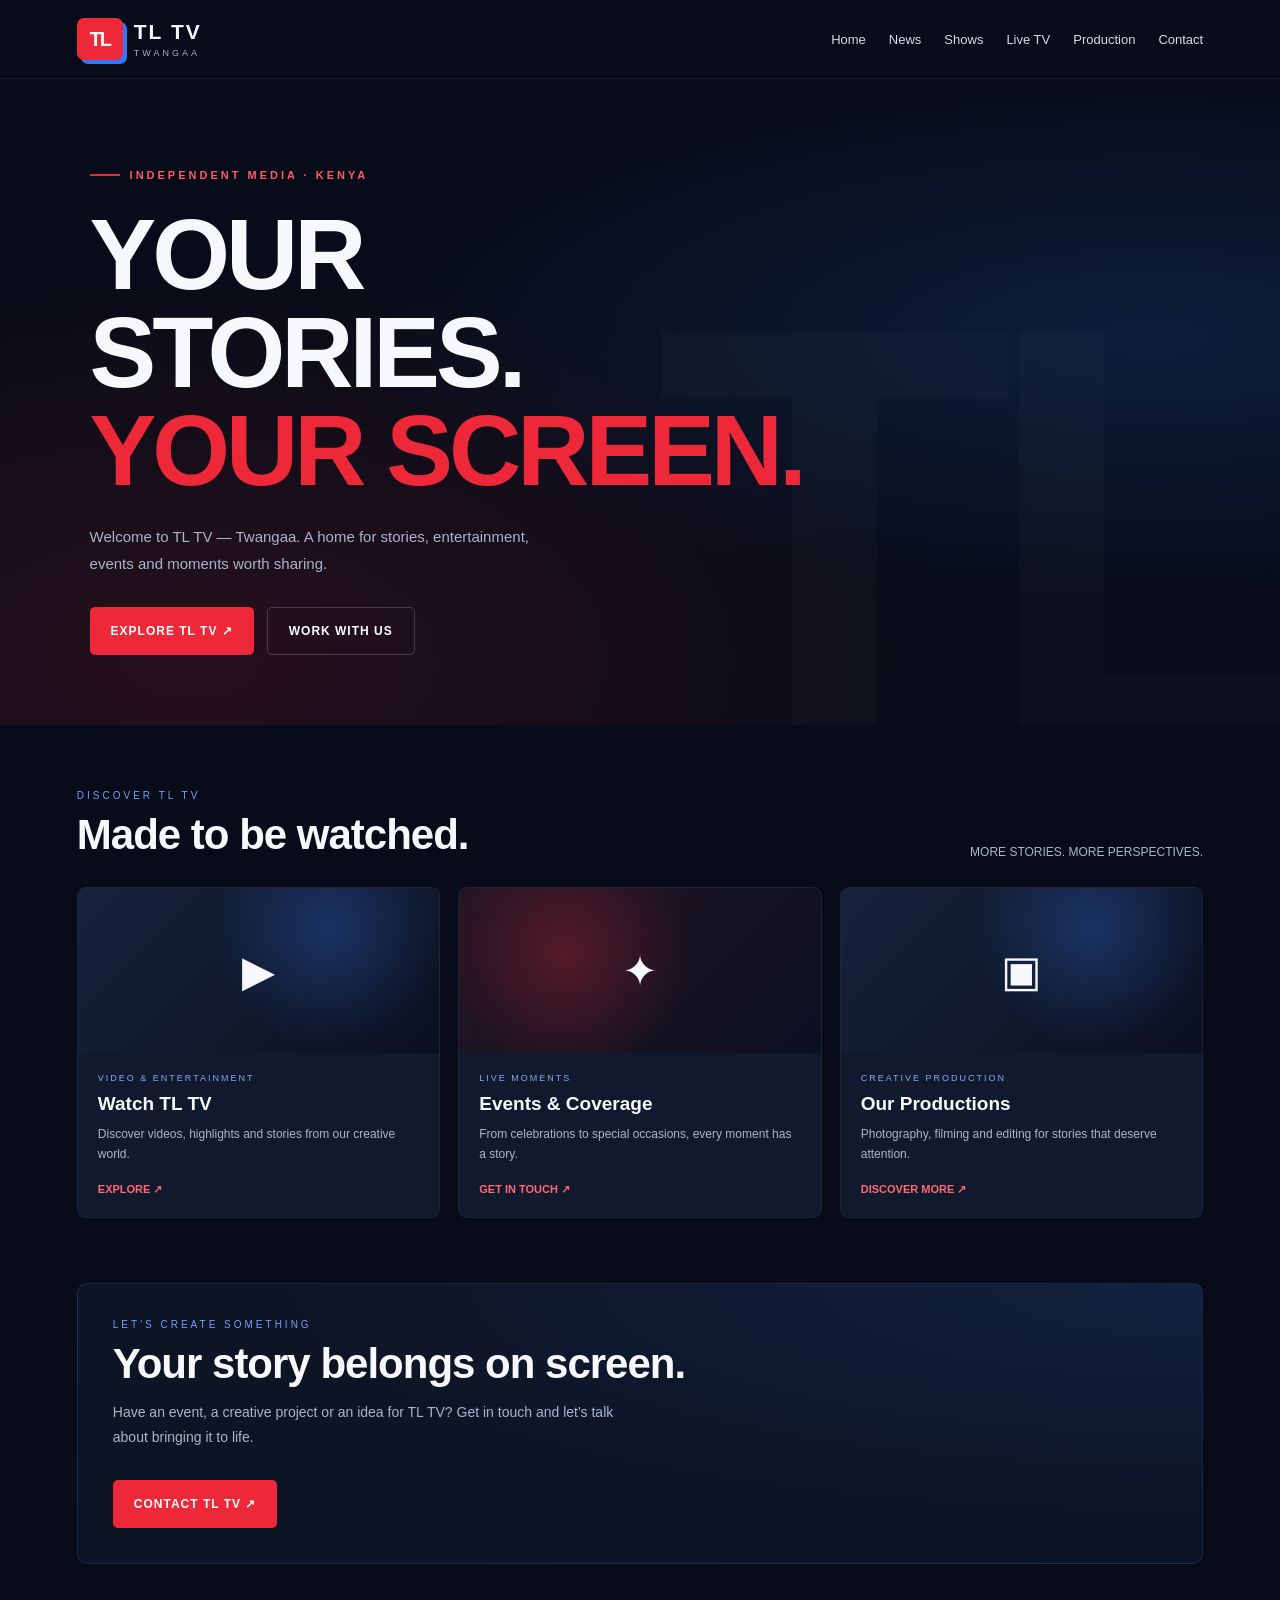
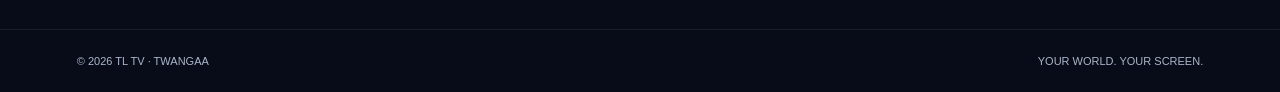
<file: index.html>
<!DOCTYPE html>
<html lang="en">
<head>
  <meta charset="UTF-8">
  <meta name="viewport" content="width=device-width, initial-scale=1.0">
  <meta name="theme-color" content="#080c18">
  <meta name="description" content="TL TV — Twangaa. Your stories, your screen.">
  <title>TL TV | Twangaa</title>
<link rel="stylesheet" href="style.css">
   
</head>
<body>
  <header class="topbar">
    <a class="brand" href="#" aria-label="TL TV homepage">
      <span class="brand-mark">TL</span>
      <span>
        <span class="brand-name">TL TV</span>
        <span class="brand-tag" style="display:block">TWANGAA</span>
      </span>
    </a>

   
<nav class="nav">
  <a href="index.html">Home</a>
  <a href="news.html">News</a>
  <a href="shows.html">Shows</a>
  <a href="live.html">Live TV</a>
  <a href="production.html">Production</a>
  <a href="contact.html">Contact</a>
</nav>

  </header>

  <main>
    <section class="hero" id="home">
      <div class="hero-content">
        <div class="eyebrow">INDEPENDENT MEDIA · KENYA</div>
        <h1>YOUR STORIES.<br><span>YOUR SCREEN.</span></h1>
        <p class="hero-copy">
          Welcome to TL TV — Twangaa. A home for stories, entertainment,
          events and moments worth sharing.
        </p>
<div class="actions">
  <a class="button button-primary" href="shows.html">EXPLORE TL TV ↗</a>
  <a class="button button-secondary" href="contact.html">WORK WITH US</a>
</div>
    </section>

    <section class="section" id="shows">
      <div class="section-heading">
        <div>
          <div class="section-kicker">DISCOVER TL TV</div>
          <h2>Made to be watched.</h2>
        </div>
        <p class="section-note">MORE STORIES. MORE PERSPECTIVES.</p>
      </div>

      <div class="cards">
        <article class="card">
          <div class="card-art" aria-hidden="true">▶</div>
          <div class="card-body">
            <div class="card-label">VIDEO & ENTERTAINMENT</div>
            <h3>Watch TL TV</h3>
            <p>Discover videos, highlights and stories from our creative world.</p>
            <a class="watch-link" href="#contact">EXPLORE ↗</a>
          </div>
        </article>

        <article class="card" id="events">
          <div class="card-art" aria-hidden="true">✦</div>
          <div class="card-body">
            <div class="card-label">LIVE MOMENTS</div>
            <h3>Events & Coverage</h3>
            <p>From celebrations to special occasions, every moment has a story.</p>
            <a class="watch-link" href="#contact">GET IN TOUCH ↗</a>
          </div>
        </article>

        <article class="card">
          <div class="card-art" aria-hidden="true">▣</div>
          <div class="card-body">
            <div class="card-label">CREATIVE PRODUCTION</div>
            <h3>Our Productions</h3>
            <p>Photography, filming and editing for stories that deserve attention.</p>
            <a class="watch-link" href="#contact">DISCOVER MORE ↗</a>
          </div>
        </article>
      </div>
    </section>

    <section class="contact" id="contact">
      <div class="section-kicker">LET'S CREATE SOMETHING</div>
      <h2>Your story belongs on screen.</h2>
      <p>
        Have an event, a creative project or an idea for TL TV?
        Get in touch and let's talk about bringing it to life.
      </p>
      <div class="actions">
        <a class="button button-primary" href="mailto:">CONTACT TL TV ↗</a>
      </div>
    </section>
  </main>

  <footer>
    <span>© <span id="year">2026</span> TL TV · TWANGAA</span>
    <span>YOUR WORLD. YOUR SCREEN.</span>
  </footer>

  <script>
    document.getElementById("year").textContent =
      new Date().getFullYear();
  </script>
</body>
</html>
</file>
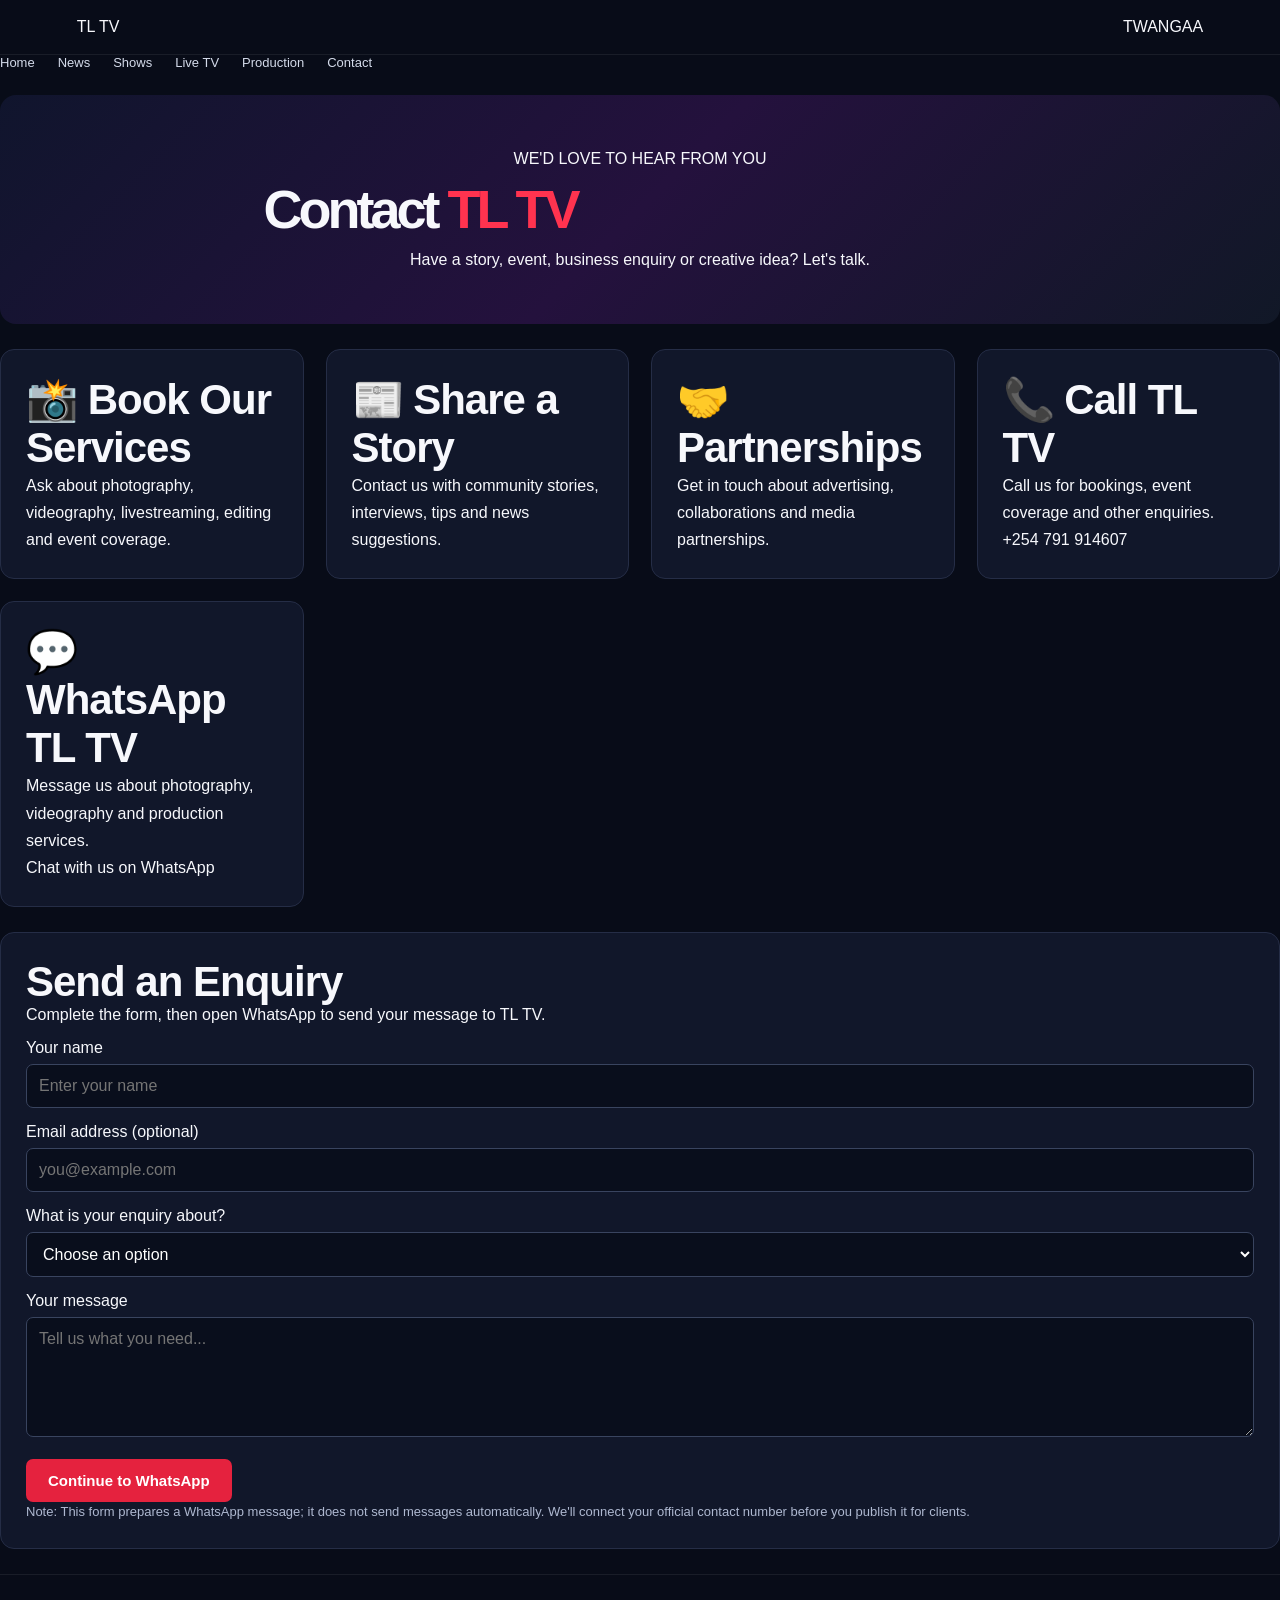
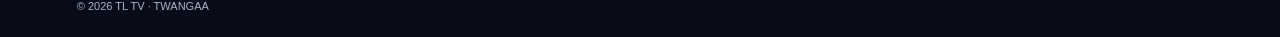
<file: contact.html>
<!DOCTYPE html>
<html lang="en">
<head>
  <meta charset="UTF-8">
  <meta name="viewport" content="width=device-width, initial-scale=1.0">
  <title>Contact | TL TV</title>
  <meta name="viewport" content="width=device-width, initial-scale=1">
  <link rel="stylesheet" href="style.css">
  <style>
    .contact-hero {
      padding: 55px 20px;
      text-align: center;
      margin: 25px 0;
      border-radius: 16px;
      background: linear-gradient(135deg, #10152d, #24113d, #111827);
    }
    .contact-hero h1 {
      font-size: clamp(32px, 6vw, 54px);
      margin: 15px 0;
    }
    .contact-hero h1 span { color: #ff334f; }
    .contact-grid {
      display: grid;
      grid-template-columns: repeat(auto-fit, minmax(240px, 1fr));
      gap: 22px;
      margin: 25px 0;
    }
    .contact-card {
      padding: 25px;
      background: #11172a;
      border: 1px solid #252d46;
      border-radius: 14px;
    }
    .contact-card p { line-height: 1.7; }
    .contact-form {
      padding: 25px;
      margin: 25px 0;
      border-radius: 14px;
      background: #11172a;
      border: 1px solid #252d46;
    }
    .contact-form label {
      display: block;
      margin: 15px 0 7px;
    }
    .contact-form input,
    .contact-form textarea,
    .contact-form select {
      width: 100%;
      box-sizing: border-box;
      padding: 12px;
      border: 1px solid #39445f;
      border-radius: 7px;
      background: #090e1c;
      color: white;
      font: inherit;
    }
    .contact-form textarea {
      min-height: 120px;
      resize: vertical;
    }
    .contact-button {
      display: inline-block;
      margin-top: 18px;
      padding: 13px 22px;
      border: 0;
      border-radius: 7px;
      background: #e5223e;
      color: white;
      font-weight: bold;
      cursor: pointer;
      text-decoration: none;
      font-size: 15px;
    }
    .contact-note {
      color: #aeb8d0;
      font-size: 13px;
      line-height: 1.6;
    }
  </style>
</head>
<body>
  <header class="topbar">
    <a class="logo" href="index.html">TL <span>TV</span></a>
    <div class="tagline">TWANGAA</div>
  </header>

  <nav class="nav">
    <a href="index.html">Home</a>
    <a href="news.html">News</a>
    <a href="shows.html">Shows</a>
    <a href="live.html">Live TV</a>
    <a href="production.html">Production</a>
    <a href="contact.html">Contact</a>
  </nav>

  <main class="container">
    <section class="contact-hero">
      <p>WE'D LOVE TO HEAR FROM YOU</p>
      <h1>Contact <span>TL TV</span></h1>
      <p>Have a story, event, business enquiry or creative idea? Let's talk.</p>
    </section>

    <section class="contact-grid">
      <article class="contact-card">
        <h2>📸 Book Our Services</h2>
        <p>Ask about photography, videography, livestreaming, editing and event coverage.</p>
      </article>
      <article class="contact-card">
        <h2>📰 Share a Story</h2>
        <p>Contact us with community stories, interviews, tips and news suggestions.</p>
      </article>
      <article class="contact-card">
        <h2>🤝 Partnerships</h2>
        <p>Get in touch about advertising, collaborations and media partnerships.</p>
      </article>
      
<article class="contact-card">
  <h2>📞 Call TL TV</h2>
  <p>Call us for bookings, event coverage and other enquiries.</p>
  <p>
    <a href="tel:+254791914607">+254 791 914607</a>
  </p>
</article>

<article class="contact-card">
  <h2>💬 WhatsApp TL TV</h2>
  <p>Message us about photography, videography and production services.</p>
  <p>
    <a href="https://wa.me/254106888042" target="_blank" rel="noopener">
      Chat with us on WhatsApp
    </a>
  </p>
</article>

    </section>

    <section class="contact-form">
      <h2>Send an Enquiry</h2>
      <p>Complete the form, then open WhatsApp to send your message to TL TV.</p>

      <form id="enquiryForm">
        <label for="visitorName">Your name</label>
        <input id="visitorName" name="visitorName" type="text"
               placeholder="Enter your name" required>

        <label for="visitorEmail">Email address (optional)</label>
        <input id="visitorEmail" name="visitorEmail" type="email"
               placeholder="you@example.com">

        <label for="enquiryType">What is your enquiry about?</label>
        <select id="enquiryType" name="enquiryType" required>
          <option value="">Choose an option</option>
          <option>Photography</option>
          <option>Videography</option>
          <option>Live streaming</option>
          <option>Video editing</option>
          <option>News or story submission</option>
          <option>Advertising or partnership</option>
          <option>Other</option>
        </select>

        <label for="visitorMessage">Your message</label>
        <textarea id="visitorMessage" name="visitorMessage"
                  placeholder="Tell us what you need..." required></textarea>

        <button class="contact-button" type="submit">
          Continue to WhatsApp
        </button>
      </form>

      <p class="contact-note">
        Note: This form prepares a WhatsApp message; it does not send messages automatically.
        We'll connect your official contact number before you publish it for clients.
      </p>
    </section>
  </main>

  <footer>
    <p>© 2026 TL TV · TWANGAA</p>
  </footer>

  <script>
    document.getElementById("enquiryForm").addEventListener("submit", function(event) {
      event.preventDefault();

      const name = document.getElementById("visitorName").value.trim();
      const email = document.getElementById("visitorEmail").value.trim();
      const type = document.getElementById("enquiryType").value;
      const message = document.getElementById("visitorMessage").value.trim();

    const phone = "254106888042";

      if (!phone) {
        alert("The contact form is ready. TL TV's WhatsApp number still needs to be added.");
        return;
      }

      const text = "Hello TL TV!%0A%0AName: " +
        encodeURIComponent(name) +
        "%0AEmail: " + encodeURIComponent(email || "Not provided") +
        "%0AEnquiry: " + encodeURIComponent(type) +
        "%0AMessage: " + encodeURIComponent(message);

      window.open("https://wa.me/" + phone + "?text=" + text, "_blank");
    });
  </script>
</body>
</html>
</file>
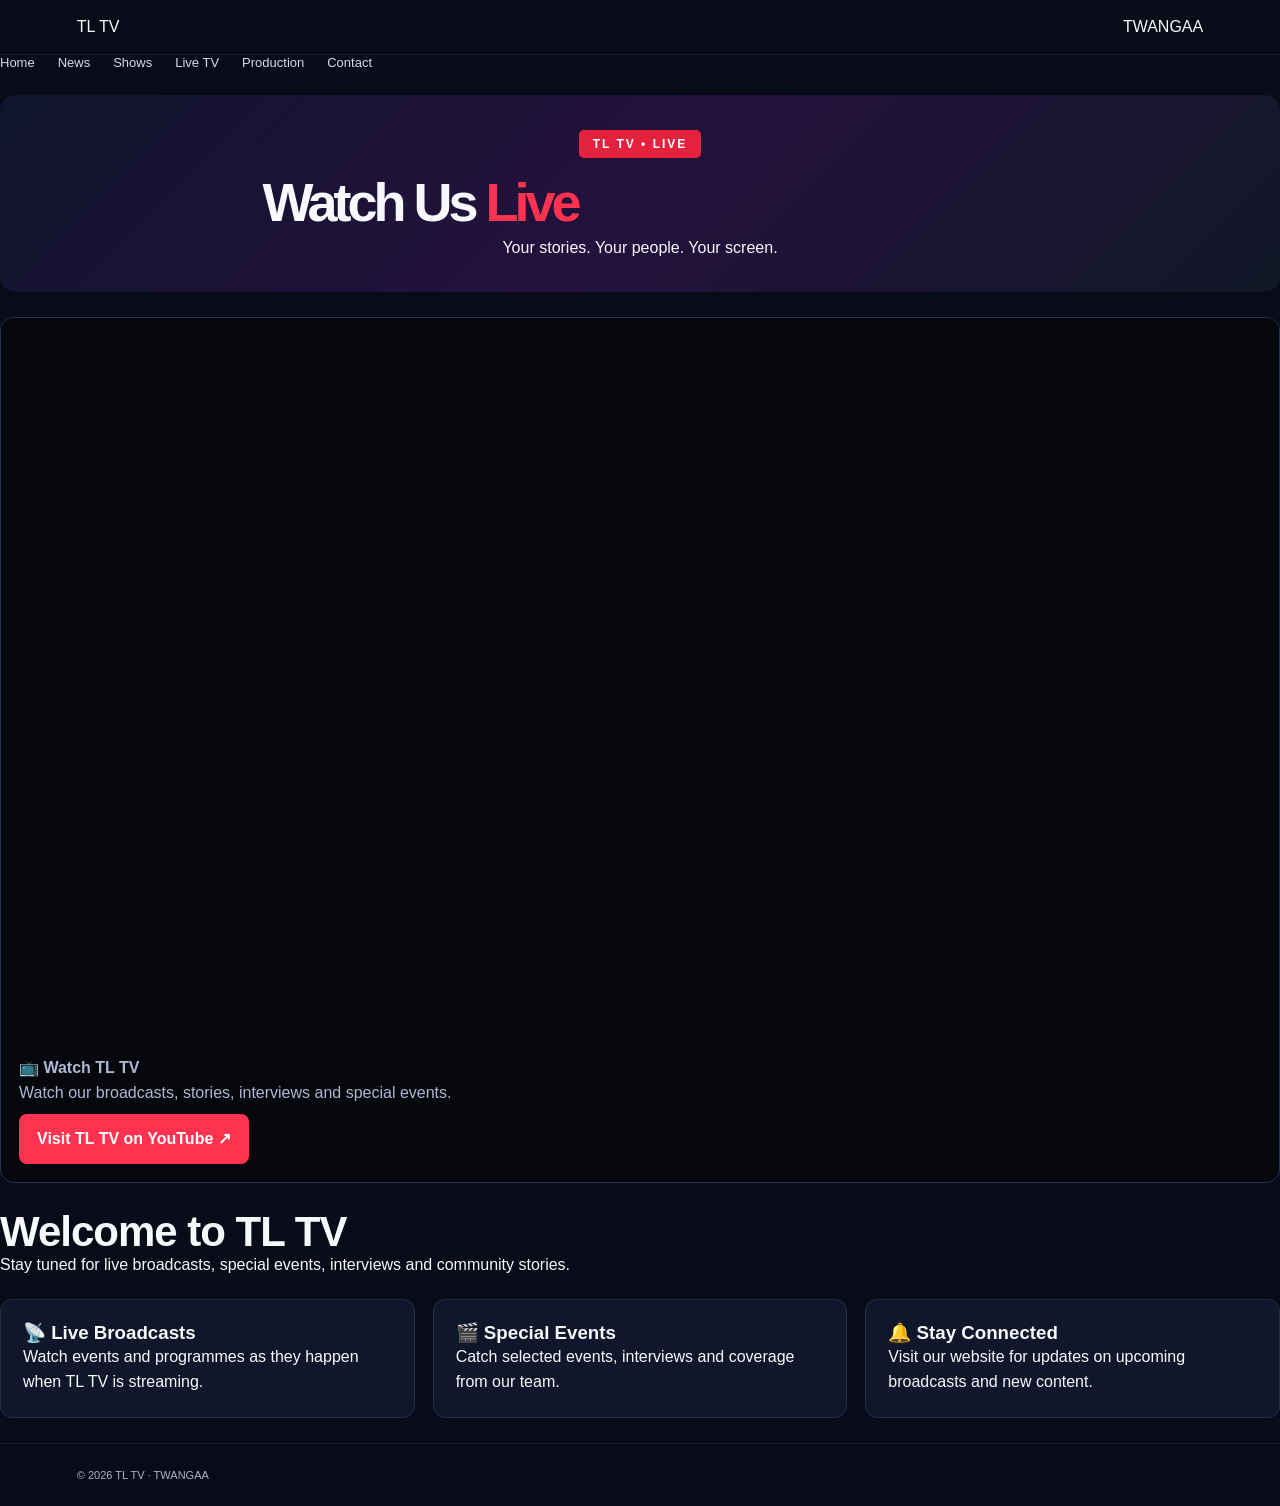
<file: live.html>
<!DOCTYPE html>
<html lang="en">
<head>
  <meta charset="UTF-8">
  <meta name="viewport" content="width=device-width, initial-scale=1.0">
  <title>Live TV | TL TV</title>
  <link rel="stylesheet" href="style.css">
  <style>
    .live-hero {
      padding: 35px 20px;
      text-align: center;
      margin: 25px 0;
      background: linear-gradient(135deg, #10152d, #24113d, #111827);
      border-radius: 16px;
    }
    .live-label {
      display: inline-block;
      padding: 7px 14px;
      background: #e5223e;
      color: white;
      border-radius: 5px;
      font-size: 12px;
      font-weight: bold;
      letter-spacing: 2px;
    }
    .live-hero h1 {
      font-size: clamp(32px, 6vw, 54px);
      margin: 18px 0 10px;
    }
    .live-hero h1 span { color: #ff334f; }
    .player {
      background: #05070d;
      border: 1px solid #29324c;
      border-radius: 14px;
      overflow: hidden;
      margin: 25px 0;
    }
    .player-screen {
      aspect-ratio: 16 / 9;
      display: flex;
      flex-direction: column;
      align-items: center;
      justify-content: center;
      text-align: center;
      padding: 20px;
      color: #fff;
      background: radial-gradient(ellipse at center, #202448, #080b14 75%);
    }
    .player-screen .play {
      font-size: 52px;
      margin-bottom: 12px;
    }
    .player-screen h2 { margin: 8px 0; }
    .player-screen p { color: #b8c1d8; }
    .player-note {
      padding: 18px;
      color: #aeb8d0;
      line-height: 1.6;
    }
    .live-info {
      display: grid;
      grid-template-columns: repeat(auto-fit, minmax(220px, 1fr));
      gap: 18px;
      margin: 25px 0;
    }
    .info-card {
      background: #11172a;
      border: 1px solid #252d46;
      border-radius: 12px;
      padding: 22px;
    }
    .info-card p { line-height: 1.6; }
    
    .live-video {
      position: relative;
      width: 100%;
      aspect-ratio: 16 / 9;
      background: #05070d;
    }

    .live-video iframe {
      position: absolute;
      inset: 0;
      width: 100%;
      height: 100%;
      border: 0;
    }

    .live-channel-link {
      display: inline-block;
      margin-top: 8px;
      padding: 12px 18px;
      border-radius: 8px;
      background: #ff334f;
      color: #fff;
      font-weight: 800;
      text-decoration: none;
    }

    .live-channel-link:hover {
      background: #d91e3a;
    }

  </style>
</head>
<body>
  <header class="topbar">
    <a class="logo" href="index.html">TL <span>TV</span></a>
    <div class="tagline">TWANGAA</div>
  </header>

  <nav class="nav">
    <a href="index.html">Home</a>
    <a href="news.html">News</a>
    <a href="shows.html">Shows</a>
    <a href="live.html">Live TV</a>
    <a href="production.html">Production</a>
    <a href="contact.html">Contact</a>
  </nav>

  <main class="container">
    <section class="live-hero">
      <span class="live-label">TL TV • LIVE</span>
      <h1>Watch Us <span>Live</span></h1>
      <p>Your stories. Your people. Your screen.</p>
    </section>

 
    <section class="player">
      <div class="live-video">
        <iframe
          src="https://www.youtube.com/embed/C1iQ0pNcu1k"
          title="TL TV Broadcast"
          loading="lazy"
          allow="accelerometer; autoplay; clipboard-write; encrypted-media; gyroscope; picture-in-picture; web-share"
          referrerpolicy="strict-origin-when-cross-origin"
          allowfullscreen>
        </iframe>
      </div>

      <div class="player-note">
        <strong>📺 Watch TL TV</strong>
        <p>Watch our broadcasts, stories, interviews and special events.</p>
        <a class="live-channel-link"
           href="https://www.youtube.com/@TLTELEVISIONNAKURU"
           target="_blank"
           rel="noopener noreferrer">
          Visit TL TV on YouTube ↗
        </a>
      </div>
    </section>


    <h2>Welcome to TL TV</h2>
    <p>Stay tuned for live broadcasts, special events, interviews and community stories.</p>

    <section class="live-info">
      <article class="info-card">
        <h3>📡 Live Broadcasts</h3>
        <p>Watch events and programmes as they happen when TL TV is streaming.</p>
      </article>
      <article class="info-card">
        <h3>🎬 Special Events</h3>
        <p>Catch selected events, interviews and coverage from our team.</p>
      </article>
      <article class="info-card">
        <h3>🔔 Stay Connected</h3>
        <p>Visit our website for updates on upcoming broadcasts and new content.</p>
      </article>
    </section>
  </main>

  <footer>
    <p>© 2026 TL TV · TWANGAA</p>
  </footer>
</body>
</html>
</file>
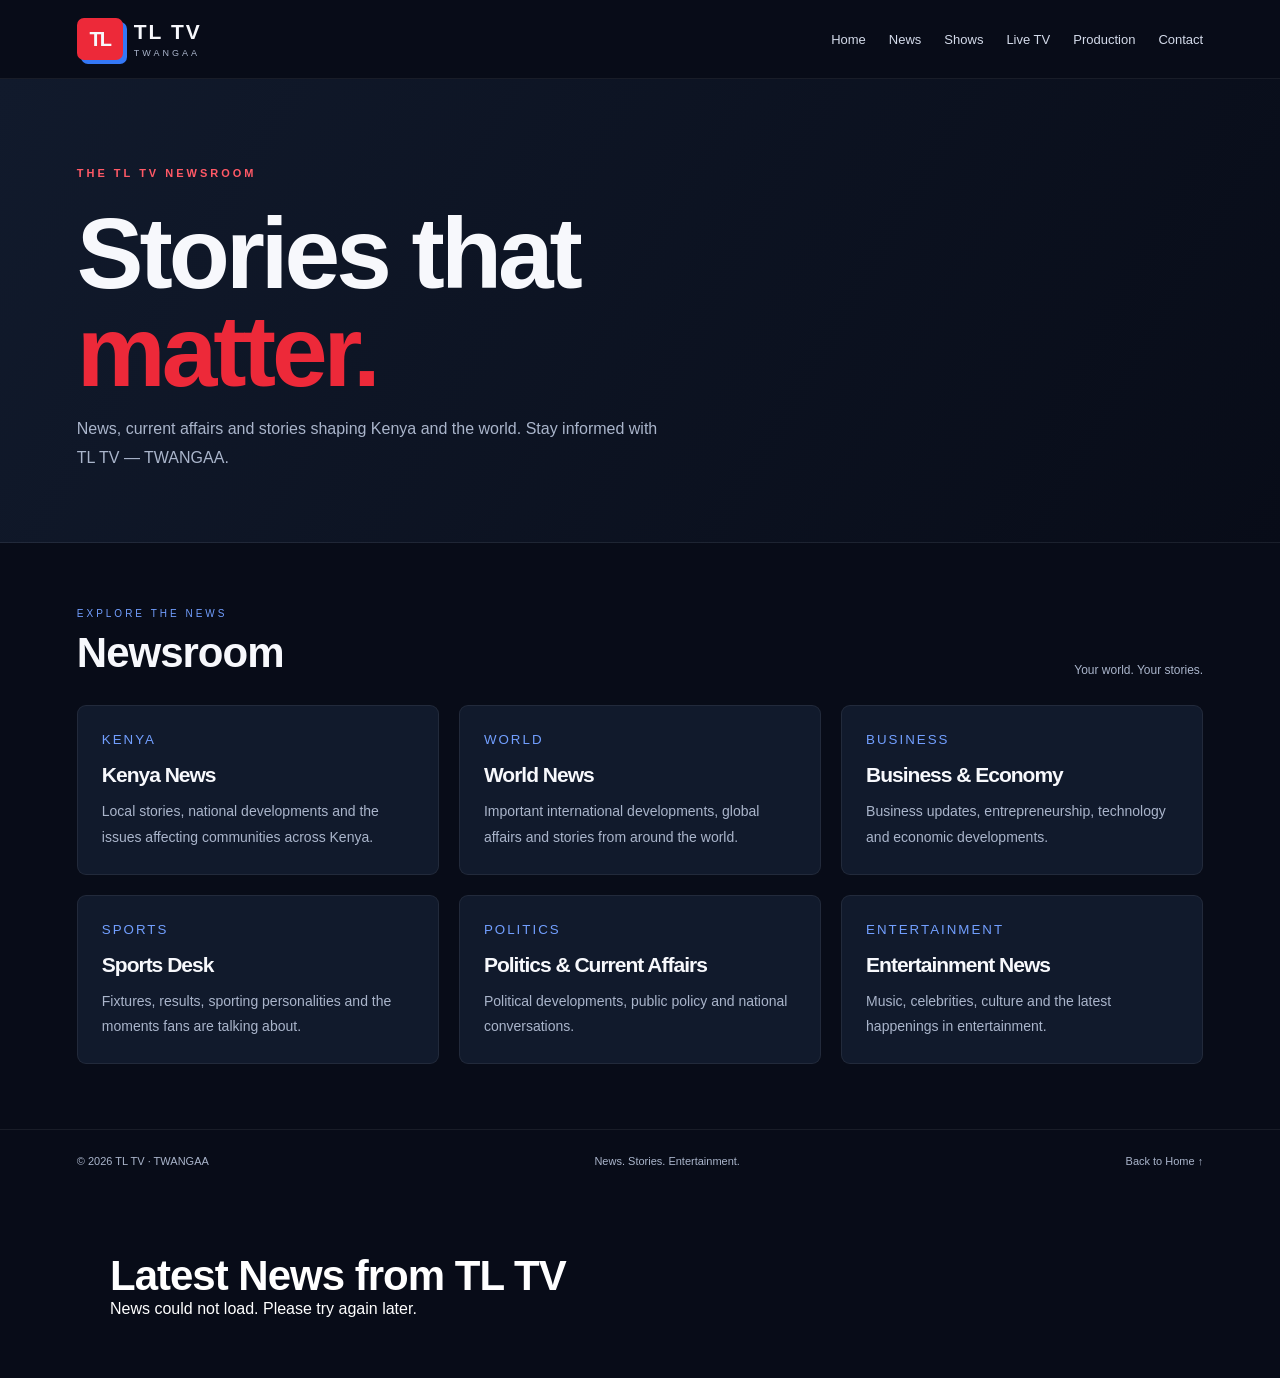
<file: news.html>
<!DOCTYPE html>
<html lang="en">
<head>
  <meta charset="UTF-8">
  <meta name="viewport" content="width=device-width, initial-scale=1.0">
  <meta name="theme-color" content="#080c18">
  <title>Newsroom | TL TV</title>
  <link rel="stylesheet" href="style.css">
  <style>
    .news-hero {
      padding: 70px 6%;
      background: linear-gradient(120deg, #111a2c, #080c18);
      border-bottom: 1px solid #ffffff12;
    }
    .news-hero p {
      color: #aab5cb;
      margin-top: 15px;
      line-height: 1.8;
      max-width: 600px;
    }
    .news-grid {
      display: grid;
      grid-template-columns: repeat(3, minmax(0, 1fr));
      gap: 20px;
    }
    .news-card {
      background: #111a2c;
      border: 1px solid #ffffff12;
      border-radius: 9px;
      padding: 24px;
    }
    .news-card small {
      color: #729fff;
      letter-spacing: 2px;
    }
    .news-card h2 {
      font-size: 21px;
      margin-top: 15px;
    }
    .news-card p {
      color: #aab5cb;
      line-height: 1.8;
      font-size: 14px;
      margin-top: 12px;
    }
    @media (max-width: 650px) {
      .news-grid { grid-template-columns: 1fr; }
      .news-hero { padding: 50px 5%; }
    }
  </style>
</head>
<body>
  <header class="topbar">
    <a class="brand" href="index.html">
      <span class="brand-mark">TL</span>
      <span>
        <span class="brand-name">TL TV</span>
        <span class="brand-tag" style="display:block">TWANGAA</span>
      </span>
    </a>
    <nav class="nav">
      <a href="index.html">Home</a>
      <a href="news.html">News</a>
      <a href="shows.html">Shows</a>
      <a href="live.html">Live TV</a>
      <a href="production.html">Production</a>
      <a href="contact.html">Contact</a>
    </nav>
  </header>

  <section class="news-hero">
    <p style="color:#ff5966;letter-spacing:3px;font-size:11px;font-weight:bold">THE TL TV NEWSROOM</p>
    <h1 style="margin-top:20px">Stories that <span style="color:#ed2939">matter.</span></h1>
    <p>News, current affairs and stories shaping Kenya and the world. Stay informed with TL TV — TWANGAA.</p>
  </section>

  <main class="section">
    <div class="section-heading">
      <div>
        <p class="section-kicker">EXPLORE THE NEWS</p>
        <h2>Newsroom</h2>
      </div>
      <p class="section-note">Your world. Your stories.</p>
    </div>

    <div class="news-grid">
      <article class="news-card">
        <small>KENYA</small>
        <h2>Kenya News</h2>
        <p>Local stories, national developments and the issues affecting communities across Kenya.</p>
      </article>
      <article class="news-card">
        <small>WORLD</small>
        <h2>World News</h2>
        <p>Important international developments, global affairs and stories from around the world.</p>
      </article>
      <article class="news-card">
        <small>BUSINESS</small>
        <h2>Business & Economy</h2>
        <p>Business updates, entrepreneurship, technology and economic developments.</p>
      </article>
      <article class="news-card">
        <small>SPORTS</small>
        <h2>Sports Desk</h2>
        <p>Fixtures, results, sporting personalities and the moments fans are talking about.</p>
      </article>
      <article class="news-card">
        <small>POLITICS</small>
        <h2>Politics & Current Affairs</h2>
        <p>Political developments, public policy and national conversations.</p>
      </article>
      <article class="news-card">
        <small>ENTERTAINMENT</small>
        <h2>Entertainment News</h2>
        <p>Music, celebrities, culture and the latest happenings in entertainment.</p>
      </article>
    </div>
  </main>

  <footer>
    <span>© 2026 TL TV · TWANGAA</span>
    <span>News. Stories. Entertainment.</span>
    <a href="index.html">Back to Home ↑</a>
  </footer>
  

<section id="cms-news-feed" style="max-width:1100px;margin:40px auto;padding:20px;color:white;">
  <h2>Latest News from TL TV</h2>
  <div id="cms-news-list">Loading latest stories...</div>
</section>


<script>
(async function () {
  const list = document.getElementById("cms-news-list");
  const api =
    "https://api.github.com/repos/alexkiambo821-arch/TL-TV/contents/news?ref=main";

  try {
    list.textContent = "Loading latest news...";

    const response = await fetch(api);
    if (!response.ok) throw new Error("Could not load news folder");

    const files = await response.json();
    const markdownFiles = files.filter(file =>
      file.type === "file" && file.name.endsWith(".md")
    );

    const articles = await Promise.all(markdownFiles.map(async file => {
      const res = await fetch(file.download_url);
      if (!res.ok) return null;

      const markdown = await res.text();
      const match = markdown.match(/^---\s*\r?\n([\s\S]*?)\r?\n---/);
      if (!match) return null;

      const meta = {};
      match[1].split(/\r?\n/).forEach(line => {
        const field = line.match(/^([a-zA-Z_]+):\s*(.*)$/);
        if (field) {
          meta[field[1]] = field[2].replace(/^["']|["']$/g, "");
        }
      });

      return meta.title ? { meta, markdown, frontMatter: match[0] } : null;
    }));

    articles
      .filter(Boolean)
      .sort((a, b) =>
        (Date.parse(b.meta.date || "") || 0) -
        (Date.parse(a.meta.date || "") || 0)
      );

    list.replaceChildren();

    const valid = articles.filter(Boolean).sort((a, b) =>
      (Date.parse(b.meta.date || "") || 0) -
      (Date.parse(a.meta.date || "") || 0)
    );

    if (!valid.length) {
      list.textContent = "No news stories found yet.";
      return;
    }

    valid.forEach(({ meta, markdown, frontMatter }) => {
      const card = document.createElement("article");
      card.style.cssText =
        "margin:24px 0;padding:20px;border:1px solid #34344f;" +
        "border-radius:12px;background:#101326;";

      const category = document.createElement("p");
      category.textContent = meta.category || "News";
      category.style.color = "#62a5ff";
      card.appendChild(category);

      const title = document.createElement("h2");
      title.textContent = meta.title;
      card.appendChild(title);

      if (meta.date) {
        const date = document.createElement("p");
        date.textContent = meta.date;
        date.style.color = "#aaa";
        card.appendChild(date);
      }

      if (meta.image && /^https?:\/\//i.test(meta.image)) {
        const img = document.createElement("img");
        img.src = meta.image;
        img.alt = meta.title;
        img.loading = "lazy";
        img.style.cssText =
          "width:100%;max-height:400px;object-fit:cover;border-radius:8px;";
        img.onerror = () => img.remove();
        card.appendChild(img);
      }

      const summary = document.createElement("p");
      summary.textContent = meta.summary || "";
      card.appendChild(summary);

      const story = document.createElement("div");
      story.style.cssText = "line-height:1.8;margin-top:20px;";

      markdown.slice(frontMatter.length).trim().split(/\r?\n/).forEach(line => {
        const value = line.trim();
        if (!value) return;

        let el;
        if (value.startsWith("### ")) {
          el = document.createElement("h4");
          el.textContent = value.slice(4);
        } else if (value.startsWith("## ")) {
          el = document.createElement("h3");
          el.textContent = value.slice(3);
        } else if (value.startsWith("# ")) {
          el = document.createElement("h3");
          el.textContent = value.slice(2);
        } else {
          el = document.createElement("p");
          el.textContent = value;
        }
        story.appendChild(el);
      });

      card.appendChild(story);
      list.appendChild(card);
    });
  } catch (error) {
    list.textContent = "News could not load. Please try again later.";
  }
})();
</script>


</body>
</html>
</file>
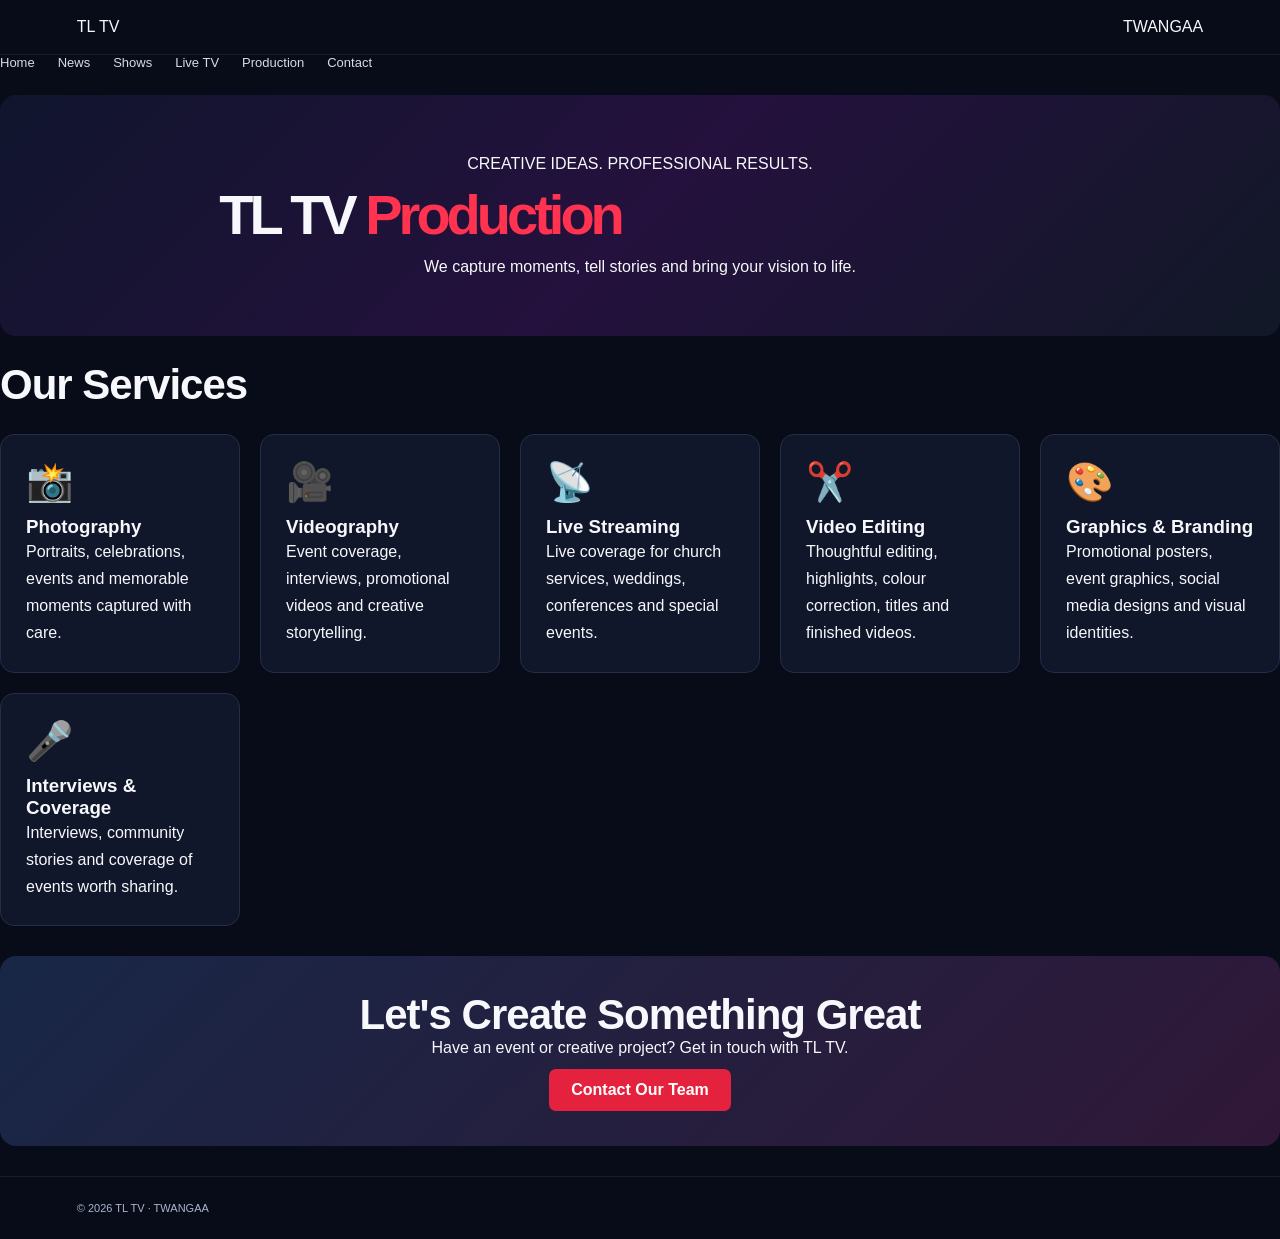
<file: production.html>
<!DOCTYPE html>
<html lang="en">
<head>
  <meta charset="UTF-8">
  <meta name="viewport" content="width=device-width, initial-scale=1.0">
  <title>Production Services | TL TV</title>
  <link rel="stylesheet" href="style.css">
  <style>
    .production-hero {
      padding: 60px 20px;
      text-align: center;
      border-radius: 16px;
      margin: 25px 0;
      background: linear-gradient(135deg, #10152d, #24113d, #111827);
    }
    .production-hero h1 {
      font-size: clamp(32px, 6vw, 56px);
      margin: 15px 0;
    }
    .production-hero h1 span { color: #ff334f; }
    .production-grid {
      display: grid;
      grid-template-columns: repeat(auto-fit, minmax(220px, 1fr));
      gap: 20px;
      margin: 25px 0;
    }
    .service-card {
      background: #11172a;
      border: 1px solid #252d46;
      border-radius: 14px;
      padding: 25px;
    }
    .service-icon {
      font-size: 38px;
      margin-bottom: 12px;
    }
    .service-card p { line-height: 1.7; }
    .production-cta {
      padding: 35px 20px;
      margin: 30px 0;
      text-align: center;
      background: linear-gradient(135deg, #182747, #301737);
      border-radius: 16px;
    }
    .production-cta a {
      display: inline-block;
      margin-top: 12px;
      padding: 12px 22px;
      background: #e5223e;
      color: white;
      text-decoration: none;
      border-radius: 7px;
      font-weight: bold;
    }
  </style>
</head>
<body>
  <header class="topbar">
    <a class="logo" href="index.html">TL <span>TV</span></a>
    <div class="tagline">TWANGAA</div>
  </header>

  <nav class="nav">
    <a href="index.html">Home</a>
    <a href="news.html">News</a>
    <a href="shows.html">Shows</a>
    <a href="live.html">Live TV</a>
    <a href="production.html">Production</a>
    <a href="contact.html">Contact</a>
  </nav>

  <main class="container">
    <section class="production-hero">
      <p>CREATIVE IDEAS. PROFESSIONAL RESULTS.</p>
      <h1>TL TV <span>Production</span></h1>
      <p>We capture moments, tell stories and bring your vision to life.</p>
    </section>

    <h2>Our Services</h2>

    <section class="production-grid">
      <article class="service-card">
        <div class="service-icon">📸</div>
        <h3>Photography</h3>
        <p>Portraits, celebrations, events and memorable moments captured with care.</p>
      </article>

      <article class="service-card">
        <div class="service-icon">🎥</div>
        <h3>Videography</h3>
        <p>Event coverage, interviews, promotional videos and creative storytelling.</p>
      </article>

      <article class="service-card">
        <div class="service-icon">📡</div>
        <h3>Live Streaming</h3>
        <p>Live coverage for church services, weddings, conferences and special events.</p>
      </article>

      <article class="service-card">
        <div class="service-icon">✂️</div>
        <h3>Video Editing</h3>
        <p>Thoughtful editing, highlights, colour correction, titles and finished videos.</p>
      </article>

      <article class="service-card">
        <div class="service-icon">🎨</div>
        <h3>Graphics & Branding</h3>
        <p>Promotional posters, event graphics, social media designs and visual identities.</p>
      </article>

      <article class="service-card">
        <div class="service-icon">🎤</div>
        <h3>Interviews & Coverage</h3>
        <p>Interviews, community stories and coverage of events worth sharing.</p>
      </article>
    </section>

    <section class="production-cta">
      <h2>Let's Create Something Great</h2>
      <p>Have an event or creative project? Get in touch with TL TV.</p>
      <a href="contact.html">Contact Our Team</a>
    </section>
  </main>

  <footer>
    <p>© 2026 TL TV · TWANGAA</p>
  </footer>
</body>
</html>
</file>
<file: style.css>
* {
  box-sizing: border-box;
  margin: 0;
  padding: 0;
}

:root {
  --bg: #080c18;
  --panel: #111a2c;
  --red: #ed2939;
  --blue: #3478f6;
  --white: #f7f8fc;
  --muted: #aab5cb;
}

html {
  scroll-behavior: smooth;
}

body {
  background: var(--bg);
  color: var(--white);
  font-family: Arial, Helvetica, sans-serif;
  overflow-x: hidden;
}

a {
  color: inherit;
  text-decoration: none;
}

.topbar {
  display: flex;
  justify-content: space-between;
  align-items: center;
  padding: 18px 6%;
  border-bottom: 1px solid #ffffff12;
  background: var(--bg);
}

.brand {
  display: flex;
  align-items: center;
  gap: 11px;
}

.brand-mark {
  width: 46px;
  height: 42px;
  display: grid;
  place-items: center;
  background: var(--red);
  font-size: 20px;
  font-weight: 900;
  letter-spacing: -2px;
  border-radius: 7px;
  box-shadow: 4px 4px 0 var(--blue);
}

.brand-name {
  font-size: 21px;
  font-weight: 900;
  letter-spacing: 2px;
}

.brand-tag {
  color: var(--muted);
  font-size: 9px;
  letter-spacing: 3px;
  margin-top: 4px;
}

.nav {
  display: flex;
  gap: 23px;
  align-items: center;
  font-size: 13px;
  color: #d4dbea;
}

.nav a:hover {
  color: var(--red);
}

.hero {
  min-height: 590px;
  padding: 90px 7% 70px;
  display: flex;
  align-items: center;
  position: relative;
  isolation: isolate;
  overflow: hidden;
  background:
    radial-gradient(ellipse at 90% 40%, #1d4e9c44, transparent 48%),
    radial-gradient(ellipse at 15% 90%, #ed293922, transparent 48%),
    var(--bg);
}

.hero::after {
  content: "TL";
  position: absolute;
  right: -25px;
  bottom: -105px;
  font-size: clamp(240px, 48vw, 590px);
  line-height: 1;
  font-weight: 900;
  letter-spacing: -35px;
  color: #ffffff05;
  z-index: -1;
  pointer-events: none;
}

.hero-content {
  max-width: 720px;
  animation: enter 1s ease both;
}

.eyebrow {
  display: flex;
  align-items: center;
  gap: 10px;
  color: #ff5966;
  font-size: 11px;
  font-weight: bold;
  letter-spacing: 3px;
  margin-bottom: 24px;
}

.eyebrow::before {
  content: "";
  width: 30px;
  height: 2px;
  background: var(--red);
}

h1 {
  font-size: clamp(48px, 9vw, 100px);
  line-height: .98;
  letter-spacing: -4px;
  max-width: 800px;
}

h1 span {
  color: var(--red);
}

.hero-copy {
  max-width: 450px;
  margin-top: 24px;
  line-height: 1.8;
  color: var(--muted);
  font-size: 15px;
}

.actions {
  display: flex;
  flex-wrap: wrap;
  gap: 13px;
  margin-top: 30px;
}

.button {
  display: inline-flex;
  justify-content: center;
  align-items: center;
  padding: 15px 21px;
  min-height: 48px;
  border-radius: 5px;
  font-size: 12px;
  font-weight: bold;
  letter-spacing: 1px;
  transition: transform .2s, background .2s;
}

.button:hover {
  transform: translateY(-3px);
}

.button-primary {
  background: var(--red);
  color: white;
}

.button-secondary {
  border: 1px solid #ffffff30;
  color: white;
}

.section {
  padding: 65px 6%;
}

.section-heading {
  display: flex;
  justify-content: space-between;
  align-items: end;
  gap: 20px;
  margin-bottom: 28px;
}

.section-kicker {
  color: #729fff;
  font-size: 10px;
  letter-spacing: 3px;
  margin-bottom: 10px;
}

h2 {
  font-size: clamp(27px, 5vw, 42px);
  letter-spacing: -1px;
}

.section-note {
  color: var(--muted);
  font-size: 12px;
}

.cards {
  display: grid;
  grid-template-columns: repeat(3, minmax(0, 1fr));
  gap: 18px;
}

.card {
  background: var(--panel);
  border: 1px solid #ffffff0c;
  border-radius: 9px;
  overflow: hidden;
  transition: transform .25s, border-color .25s;
}

.card:hover {
  transform: translateY(-5px);
  border-color: #3478f655;
}

.card-art {
  height: 165px;
  display: grid;
  place-items: center;
  font-size: 43px;
  background:
    radial-gradient(circle at 70% 25%, #3478f644, transparent 42%),
    linear-gradient(135deg, #16233c, #0b1020);
}

.card:nth-child(2) .card-art {
  background:
    radial-gradient(circle at 30% 40%, #ed293944, transparent 45%),
    linear-gradient(135deg, #251523, #0b1020);
}

.card-body {
  padding: 20px;
}

.card-label {
  color: #86aaff;
  font-size: 9px;
  letter-spacing: 2px;
}

.card h3 {
  font-size: 19px;
  margin-top: 10px;
}

.card p {
  font-size: 12px;
  color: var(--muted);
  line-height: 1.7;
  margin-top: 9px;
}

.watch-link {
  display: inline-block;
  color: #ff6874;
  margin-top: 18px;
  font-size: 11px;
  font-weight: bold;
}

.contact {
  margin: 0 6% 65px;
  padding: 35px;
  border: 1px solid #3478f633;
  border-radius: 10px;
  background:
    radial-gradient(ellipse at 100% 0%, #3478f622, transparent 60%),
    #0d1424;
}

.contact p {
  color: var(--muted);
  line-height: 1.8;
  margin-top: 12px;
  max-width: 510px;
  font-size: 14px;
}

footer {
  border-top: 1px solid #ffffff12;
  padding: 25px 6%;
  display: flex;
  justify-content: space-between;
  flex-wrap: wrap;
  gap: 12px;
  color: var(--muted);
  font-size: 11px;
}

@keyframes enter {
  from {
    opacity: 0;
    transform: translateY(20px);
  }
  to {
    opacity: 1;
    transform: translateY(0);
  }
}

@media (max-width: 650px) {
  .topbar {
    padding: 16px 5%;
  }

  .nav {
    gap: 12px;
    font-size: 11px;
  }

  .nav a:nth-child(3) {
    display: none;
  }

  .brand-mark {
    width: 39px;
    height: 37px;
    font-size: 17px;
  }

  .brand-name {
    font-size: 17px;
  }

  .brand-tag {
    font-size: 8px;
    letter-spacing: 2px;
  }

  .hero {
    min-height: 520px;
    padding: 75px 6% 65px;
  }

  h1 {
    font-size: clamp(47px, 12vw, 70px);
    letter-spacing: -2.5px;
  }

  .hero-copy {
    font-size: 14px;
  }

  .section {
    padding: 48px 5%;
  }

  .section-heading {
    align-items: start;
    flex-direction: column;
  }

  .cards {
    grid-template-columns: 1fr;
    gap: 15px;
  }

  .card-art {
    height: 150px;
  }

  .contact {
    margin: 0 5% 45px;
    padding: 25px 20px;
  }

  footer {
    padding: 22px 5%;
  }
}

@media (prefers-reduced-motion: reduce) {
  *, *::before, *::after {
    animation-duration: .01ms !important;
    transition-duration: .01ms !important;
    scroll-behavior: auto !important;
  }
}
</file>
